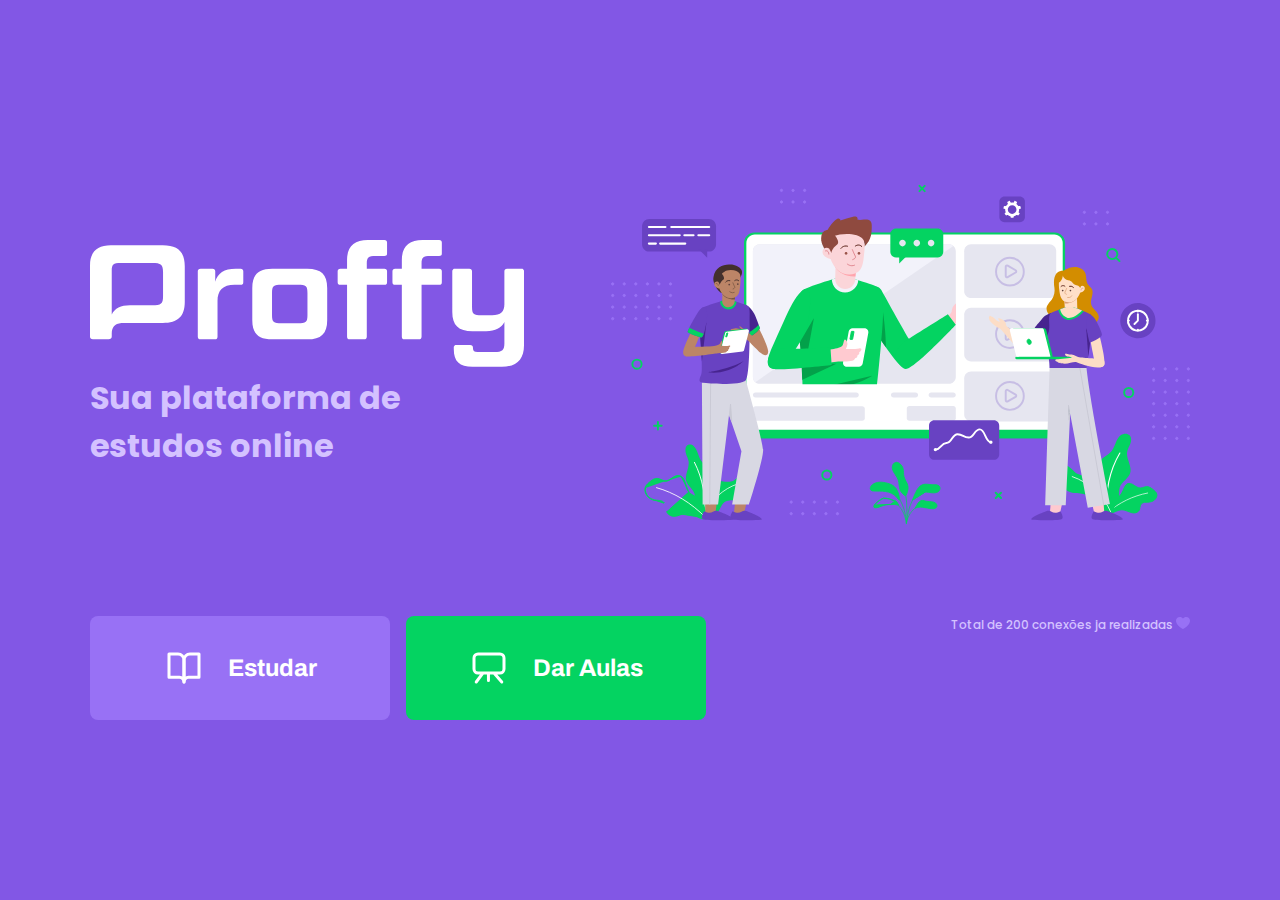
<file: index.html>
<!DOCTYPE html>
<html lang="pt-br">
<head>
    <meta charset="UTF-8">
    <meta name="viewport" content="width=device-width, initial-scale=1.0">
    <title> Proffy | Sua Plataforma de estudos online</title>
    <link rel="stylesheet" href="./styles/main.css">
    <link rel="stylesheet" href="./styles/partials/page-landing.css">
    <link href="https://fonts.googleapis.com/css2?family=Archivo:wght@400;700&amp;family=Poppins:wght@400;600&amp;display=swap" rel="stylesheet">
</head>
<body id="page-landing">

    <div id="container">
        <div class="logo-container">
            <img src="./images/logo.svg" alt="Proffy">
            <h1>Sua plataforma de estudos online</h1>
        </div>

        <img class="hero-image" src="./images/landing.svg" alt="Plataforma de estudos">

        <div class="buttons-container">
            <a class="study" href="./study.html">
                <img src="./images/icons/study.svg" alt="Estudar">
                Estudar
            </a>
            <a class="give-classes" href="./give-classes.html">
                <img src="./images/icons/give-classes.svg" alt="Dar Aulas">
                Dar Aulas
            </a>
        </div>

        <p class="total-connections">
            Total de 200 conexões ja realizadas
            <img src="./images/icons/purple-heart.svg" alt="Coração roxo">
        </p>
    </div>


</body>
</html>
</file>
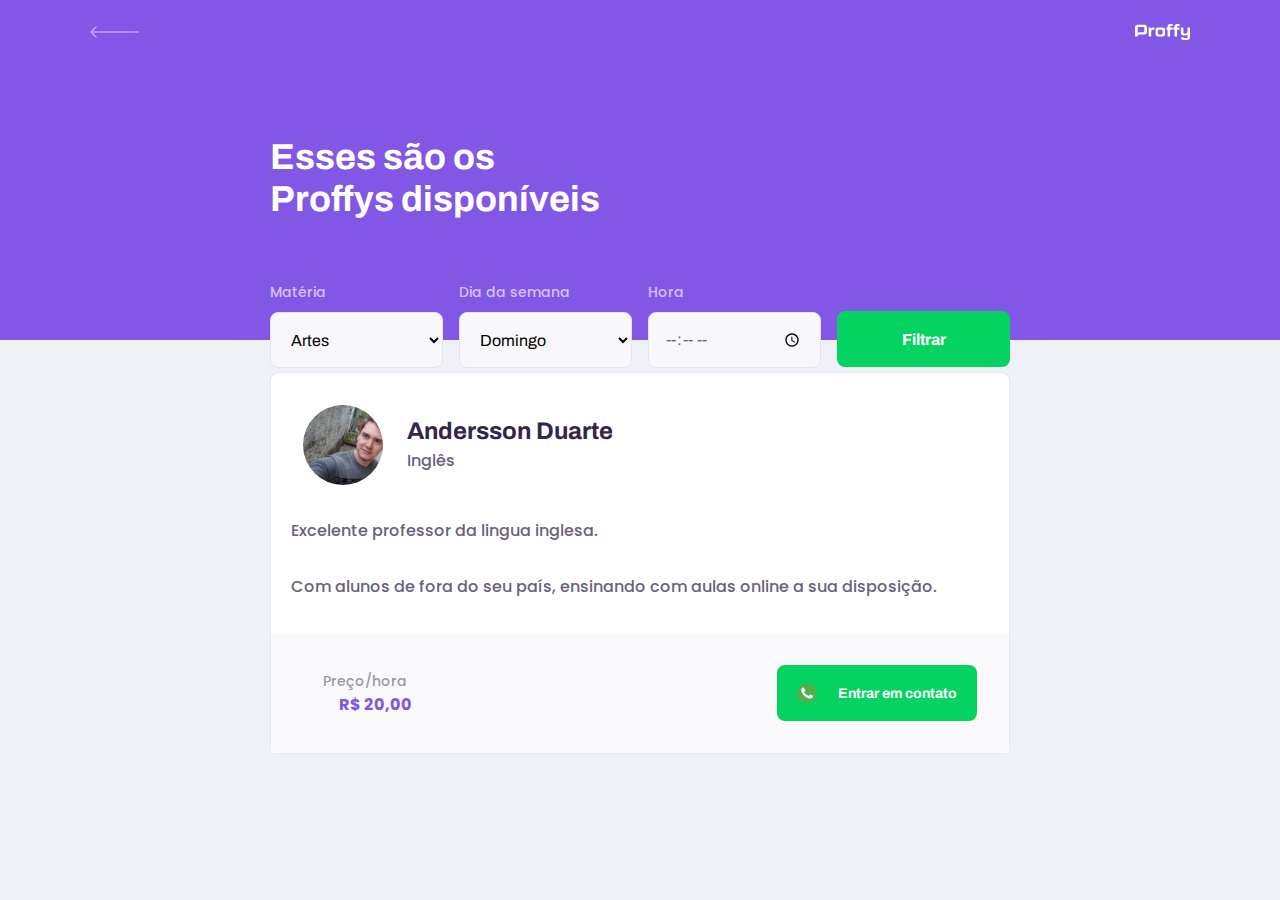
<file: study.html>
<!DOCTYPE html>
<html lang="pt-br">
<head>
    <meta charset="UTF-8">
    <meta name="viewport" content="width=device-width, initial-scale=1.0">
    <title>´Proffy | Sua Plataforma de estudos online</title>
    <link rel="stylesheet" href="./styles/main.css">
    <link rel="stylesheet" href="./styles/partials/header.css">
    <link rel="stylesheet" href="./styles/partials/page-study.css">
    <link rel="stylesheet" href="./styles/partials/forms.css">
    <link href="https://fonts.googleapis.com/css2?family=Archivo:wght@400;700&amp;family=Poppins:wght@400;600&amp;display=swap" rel="stylesheet">
</head>
<body id="page-study">

    <div id="container">
        <header class="page-header">
            <div class="top-bar-container">
                <a href="./">
                    <img src="./images/icons/back.svg" alt="Voltar">
                </a>
                <img src="./images/logo.svg" alt="Proffy">
            </div>

            <div class="header-content">
                <strong> Esses são os Proffys disponíveis </strong>
                <form id="search-teachers">
                    <div class="select-block">
                        <label for="subject">Matéria</label>
                        <select name="subject" id="subject">
                            <option value="" disabled="" hidden="">Selecione uma opção</option>
                            <option value="1">Artes</option>
                            <option value="2">Biologia</option>
                            <option value="3">Ciências</option>
                            <option value="4">Educação física</option>
                            <option value="5">Inglês</option>
                            <option value="6">Geografia</option>
                            <option value="7">História</option>
                            <option value="8">Matemática</option>
                            <option value="9">Português</option>
                            <option value="10">Química</option>
                        </select>
                    </div>
                    <div class="select-block">
                        <label for="weekday">Dia da semana</label>
                        <select name="weekday" id="weekday">
                            <option value="" disabled="" hidden="">Selecione uma opção</option>
                            <option value="0">Domingo</option>
                            <option value="1">Segunda-feira</option>
                            <option value="2">Terça-feira</option>
                            <option value="3">Quarta-feira</option>
                            <option value="4">Quinta-feira</option>
                            <option value="5">Sexta-feira</option>
                            <option value="6">Sábado</option>
                        </select>
                    </div>
                    <div class="input-block">
                        <label for="time">Hora</label>
                        <input name="time" id="time" type="time" >
                    </div>
                    <button type="submit">Filtrar</button>
                </form>
            </div>
        </header>

        <main>
            <article class="teacher-item">
                <header>
                   <picture> 
                       <img 
                        src="./images/Andersson.jpg" 
                        alt="Andersson Duarte">
                    </picture>
                    
                    <div>
                        <strong>Andersson Duarte</strong>
                        <span>Inglês</span>
                    </div>
                </header>
            
                <p>Excelente professor da lingua inglesa.<br><br>Com alunos de fora do seu país, ensinando com aulas online a sua disposição.</p>
            
                <footer>
                    <p>Preço/hora<strong>R$ 20,00</strong>
                    </p>
                    <button type="button">
                        <img src="./images/icons/whatsapp.svg" alt="Whatsapp">Entrar em contato
                    </button>
                </footer>

            </article>
        </main>
    </div>


</body>
</html>
</file>
<file: styles/main.css>
:root {
    --color-background: #F0F0F7;
    --color-primary-lighter: #9871F5;
    --color-primary-light: #916BEA;
    --color-primary: #8257E5;
    --color-primary-dark: #774DD6;
    --color-primary-darker: #6842c2;
    --color-secondary: #04D361;
    --color-secondary-dark: #04BF58;
    --color-title-in-primary: #FFFFFF;
    --color-text-in-primary: #D4C2FF;
    --color-text-title: #32264D;
    --color-text-complement: #9C98A6;
    --color-text-base: #6A6180;
    --color-line-in-white: #E6E6F0;
    --color-input-background: #F8F8FC;
    --color-button-text: #FFFFFF;
    --color-box-base: #FFFFFF;
    --color-box-footer: #FAFAFC;
    --color-small-info: #C1BCCC;
    font-size: 60%; /*controle das medidas rem*/
    /*tamanho da fonte padrão: 16px - 100% - 1rem */
}


*{
    margin: 0;
    padding: 0;
    box-sizing: border-box;
}

html,
body {
    height: 100vh;
}


body {
    background-color: var(--color-background);
    display: flex;
    align-items: center;
    justify-content: center;
}

body,
input,
button,
textarea{
    font: 500 1.6rem Poppins;
    color: var(--color-text-base);
}

#container {
    width: 90vw;
    max-width: 700px;
}

@media (min-width: 700px) {
    :root {
        font-size: 62.5%; /*todo 1rem vai ser alternativo a 10px*/
    }
}
</file>
<file: styles/partials/page-landing.css>
#page-landing {
    background-color: var(--color-primary);
}

#page-landing #container {
    color: var(--color-text-in-primary);
}

.logo-container {
    text-align: center;
    margin-bottom: 3.2rem;
}

.logo-container h2 {
    font-weight: 500;
    font-size: 3.6rem;
    line-height: 4.6rem;
    margin-top: 0.8rem;
}

.logo-container img {
    height: 10rem;
}

.hero-image {
    width: 100%;
}

.buttons-container {
    display: flex;
    justify-content: center;
    margin: 3.2rem 0;
}

.buttons-container a{
    width: 30rem;
    height: 10.4rem;

    border-radius: 0.8rem;
    margin-right: 1.6rem;

    font: 700 2.4rem Archivo;

    display: flex;
    align-items: center;
    justify-content: center;

    text-decoration: none;
    transition: background 0.2s;

    color: var(--color-button-text);
}

.buttons-container a img {
    width: 4rem;
    margin-right: 2.4rem;
}

.buttons-container a.study {
    background: var(--color-primary-lighter);
}

.buttons-container a.study:hover {
    background: var(--color-primary-light);
}

.buttons-container a.give-classes {
    background: var(--color-secondary);
    margin-right: 0;
}

.buttons-container a .give-classes:hover {
    background: var(--color-secondary-dark);
}

.total.connections {
    font-size: 1.8rem;
    display: flex;
    align-items: center;
    justify-content: center;
}

.total.connections img{
    margin-left: 0.8rem;
}


@media (min-width: 1100px) {
    #page-landing #container {
        max-width: 1100px;
        display: grid;
        grid-template-columns: 2fr 1fr 2fr;
        grid-template-rows: 350px 1fr;
        grid-template-areas:
        "proffy image image"
        "button button texting";
        column-gap: 87px;
        row-gap: 86px;
    }

    .logo-container {
        grid-area: proffy;
        text-align: initial;
        align-self: center;
        margin: 0;
    }

    .logo-container img {
        height: 127px;
    }


    .hero-image {
        grid-area: image;
        height: 350px;
    }
    .buttons-container {
        grid-area: button;
        justify-content: flex-start;
        margin: 0;
    }
    .total-connections {
        grid-area: texting;
        justify-self: end;
        font-size: 1.2rem;
    }
}
</file>
<file: styles/partials/header.css>
#page-study #container {
    width: 100vw;
    height: 100vh;
}

.page-header {
    background-color: var(--color-primary);

    display: flex;
    flex-direction: column;
}

.page-header .top-bar-container {
    width: 90%;

    margin: 0 auto;

    display: flex;
    align-items: center;
    justify-content: space-between;

    padding: 1.6rem 0;

}

.page-header .top-bar-container a{
    height: 3.2rem;
    transition: opacity 0.2s;
}

.page-header .top-bar-container a:hover {
    opacity: 0.6;
}

.page-header .top-bar-container > img {
    height: 1.6rem;
}

.page-header .header-content {
    width: 90%;
    margin: 0 auto;

    position: relative;
}

.page-header .header-content strong {
    font: 700 3.6rem Archivo;
    color: var(--color-title-in-primary);
    line-height: 4.2rem;
}

.page-header .header-content p {
    max-width: 30rem;
    font-size: 1.6rem;
    line-height: 2.6rem;
    color: var(--color-text-in-primary);
    margin-top: 2.4rem;
}

@media (min-width:700px) {

    .page-header{
        height: 340px;
    }

    .page-header .top-bar-container {
        max-width: 1100px;
    }

    .page-header .header-content {
        margin: 0 auto;
        max-width: 740px;
        flex: 1 1;
        padding-bottom: 48px;
        display: flex;

        flex-direction: column;
        justify-content: center;
    }

    .page-header .header-content strong {
        max-width: 350px;

    }

    
}
</file>
<file: styles/partials/page-study.css>
#search-teachers {
    margin-top: 3.2rem;

}

#search-teachers label {
    color: var(--color-text-in-primary);
}

#search-teachers button {
    width: 100%;
    height: 5.6rem;
    background: var(--color-secondary);
    color: var(--color-button-text);
    border: 0;
    border-radius: .8rem;
    cursor: pointer;
    font: 700 1.6rem Archivo;
    display: flex;
    align-items: center;
    justify-content: center;
    text-decoration: none;
    transition: background 0.2s;
    margin-top: 3.2rem;
}

#search-teachers button:hover {
    background-color: var(--color-secondary-dark);
}




#page-study main {
    margin: 3.2rem auto;
    width: 90%;
}

.teacher-item {
    background-color: var(--color-box-base);
    border: 1px solid var(--color-line-in-white);
    border-radius: 0.8rem;
    margin-top: 2.4rem;
}

.teacher-item header {
    padding: 3.2rem 2rem;
    display: flex;
    align-items: center;
}

.teacher-item header picture {
    border-radius: 50%;
    width: 8rem;
    height: 8rem;
    overflow: hidden;
}

.teacher-item header picture img {
    width: auto;
    height: 100%;
}
.teacher-item header div {
    margin-left: 2.4rem;
}

.teacher-item header div strong{
    font: 700 2.4rem Archivo;
    display: block;
    color: var(--color-text-title);
}

.teacher-item header div span {
    font-size: 1.6rem;
    display: block;
    margin-top: .4rem;
}

.teacher-item p {
    padding: 0 2rem;
    font-size: 1.6rem;
    line-height: 2.8rem;
}

.teacher-item footer {
    padding: 3.2rem;
    background-color: var(--color-box-footer);
    border-top: 1 px solid var(--color-line-in-white);
    margin-top: 3.2rem;
    align-items: center;
    justify-content: space-between;
    display: flex;
}

.teacher-item footer p {
    font-size: 1.4rem;
    line-height: 2.4rem;
    color: var(--color-text-complement);

}

.teacher-item footer p strong{
    font-size: 1.6rem;
    color: var(--color-primary);
    display: block;
}

.teacher-item footer button {
    width: 20rem;
    height: 5.6rem;
    background: var(--color-secondary);
    color: var(--color-button-text);
    border: 0;
    border-radius: .8rem;
    cursor: pointer;
    font: 700 1.4rem Archivo;
    display: flex;
    align-items: center;
    justify-content: space-evenly;
    text-decoration: none;
    transition: background 0.2s;
    margin-left: 1.6rem;
}

.teacher-item footer button:hover {
    background: var(--color-secondary-dark);
}

@media (min-width:700px) {

    #page-study #container {
        max-width: 100vw;
    }

    .page-header{
        height: 340px;
    }

    .page-header .top-bar-container {
        max-width: 1100px;
    }

    .page-header .header-content {
        margin: 0 auto;
        max-width: 740px;
        flex: 1 1;
        padding-bottom: 48px;
        display: flex;

        flex-direction: column;
        justify-content: center;
    }

    .page-header .header-content strong {
        max-width: 350px;

    }

    .teacher-item header,
    .teacher-item footer{
        padding: 32px;
    }

    #search-teachers {
        display: grid;
        grid-template-columns: repeat(4, 1fr);
        gap: 16px;
        position: absolute;
        bottom: -28px;

    }

    #page-study main {
        padding-bottom: 32px 0;
        max-width: 740px;
    }

    .teacher-item footer strong {
        display: initial;
        margin-left: 16px;
    }

    .teacher-item footer > p {
        padding: o 32px;
    }
}
</file>
<file: styles/partials/forms.css>
.select-block label,
.input-block label,
.textarea-block textarea{
    font-size: 1.4rem;
    color: var(--color-text-complement);
}

.input-block input,
.select-block select,
.textarea-block textarea {
    width: 100%;
    height: 5.6rem;
    margin-top: 0.8rem;
    border-radius: 0.8rem;
    background-color: var(--color-input-background);
    border: 1px solid var(--color-line-in-white);
    outline: 0;
    padding: 0 1.6rem;
    font: 1.6rem Archivo;
}

.textarea-block textarea {
    padding: 1.2rem 1.6rem;
    height: 16rem;
    resize: vertical;
}

.input-block,
.textarea-block {
    position: relative;
}

.input-block:focus-within::after,
.textarea-block:focus-within::after {
    content: "";
    width: calc(100% - 3.2rem);
    height: 2px;
    background: var(--color-primary-light);
    position: absolute;
    left: 1.6rem;
    right: 1.6rem;
    bottom: 0;
}
</file>
